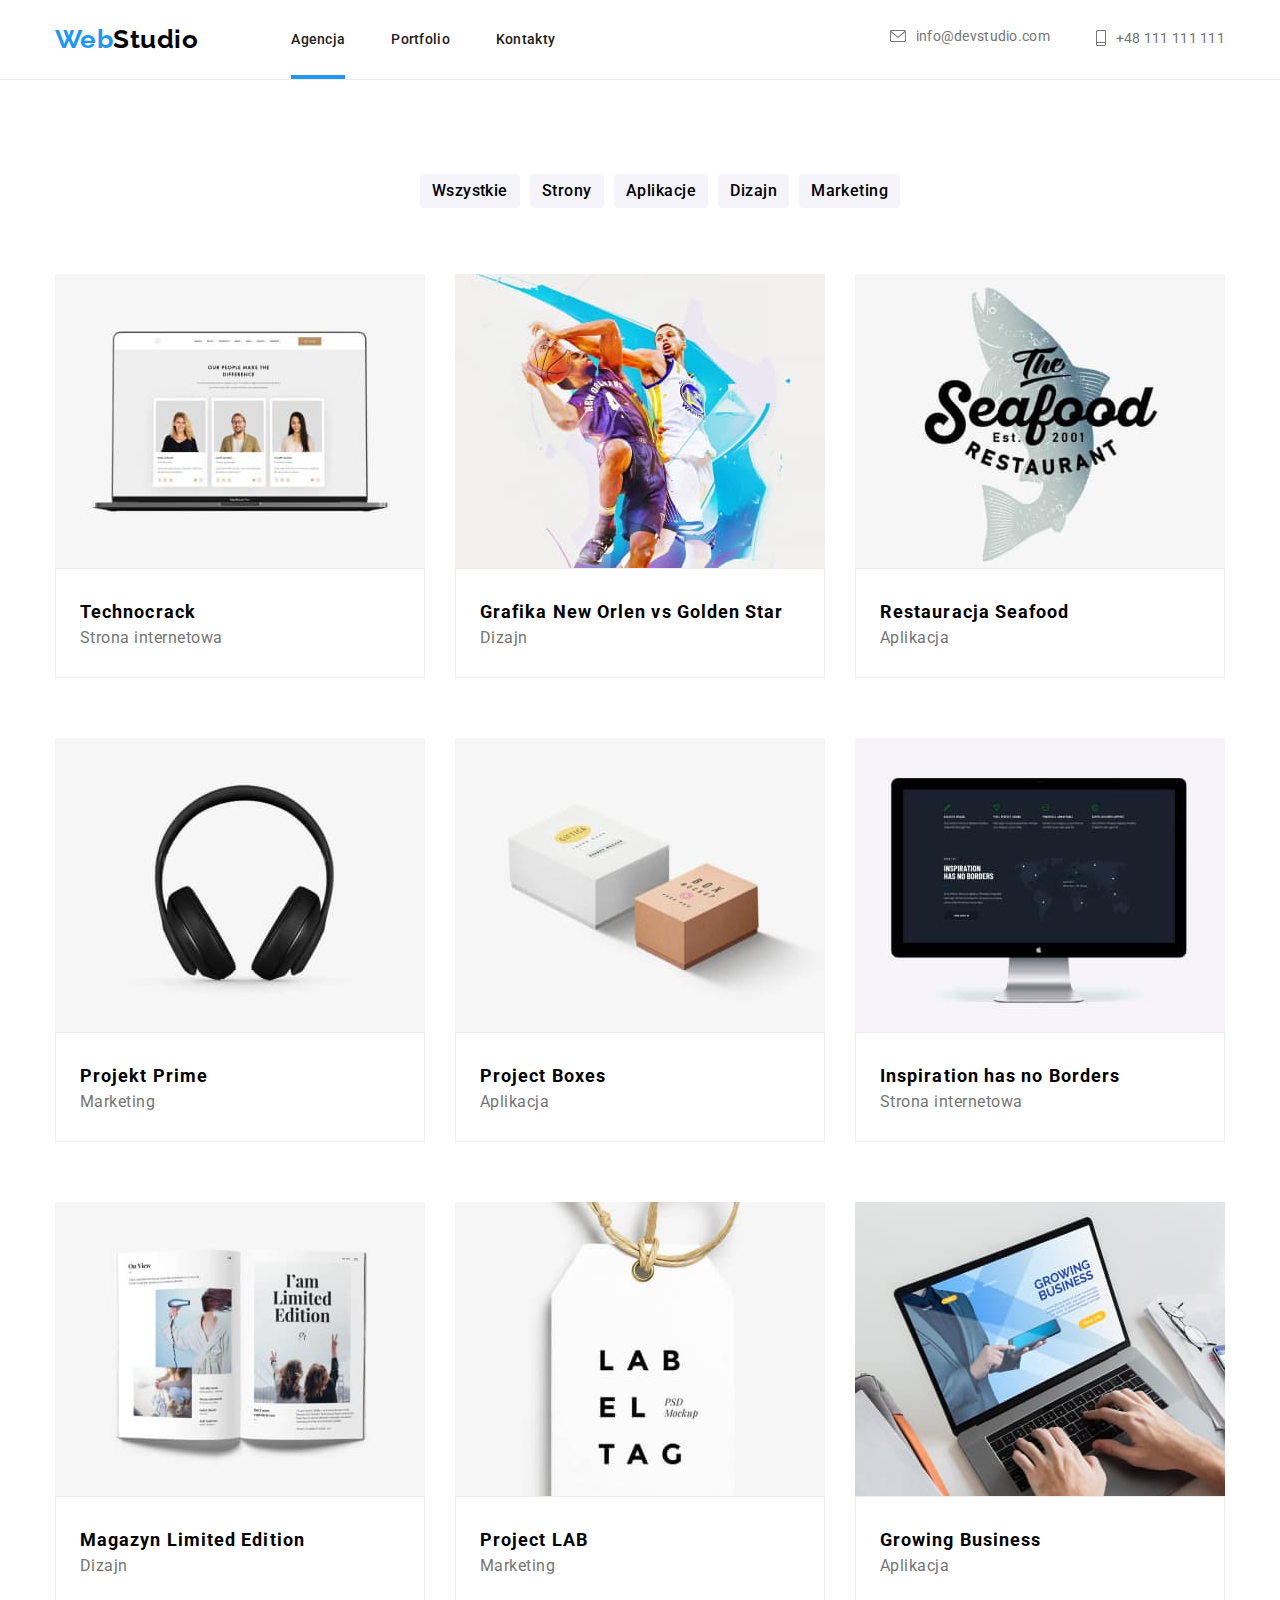
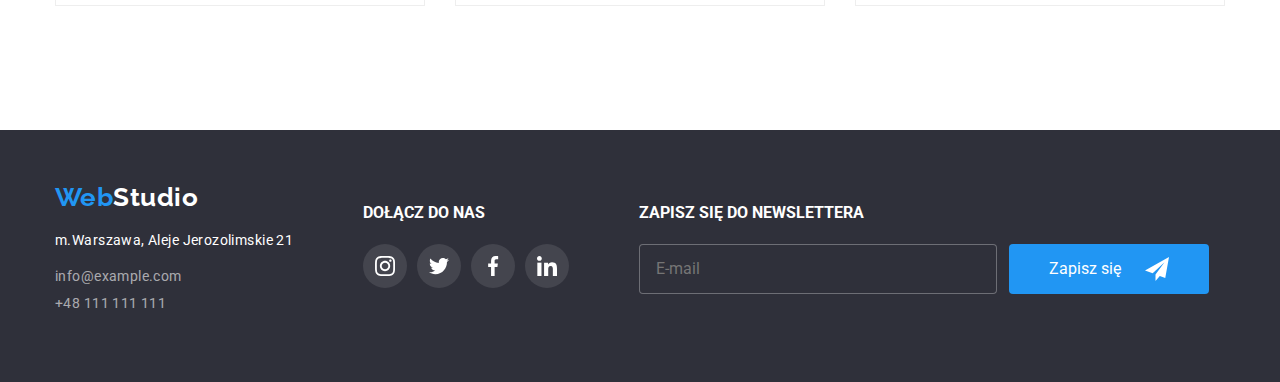
<file: portfolio.html>
<!DOCTYPE html>
<html lang="pl">
<head>
    <meta charset="UTF-8">
    <meta http-equiv="X-UA-Compatible" content="IE=edge">
    <meta name="viewport" content="width=device-width, initial-scale=1.0">
    <title>Portfolio</title>
    <link rel="stylesheet" href="https://cdnjs.cloudflare.com/ajax/libs/modern-normalize/1.0.0/modern-normalize.min.css"/>
    <!-- <link rel="stylesheet" href="./css/styles.css" /> -->
    <link rel="stylesheet" href="./sass/main.min.css" />
<link rel="preconnect" href="https://fonts.googleapis.com">
<link rel="preconnect" href="https://fonts.gstatic.com" crossorigin>
<link href="https://fonts.googleapis.com/css2?family=Raleway:wght@700&family=Roboto:wght@400;500;700;900&display=swap" rel="stylesheet">
</head>
<body>   
    <header>
        <section class="headcont">
            <div class="container">
                <div class="headdiv">
                    <div class="headdiv__div1">
                        <nav class="headdiv__nav1">
                            <a class="logoup nolink" href="./index.html">
                                <span class="logoup11">Web</span>
                                <span class="logoup12">Studio</span>
                            </a>
                            <ul>             
                                <li><a class="logoup2 nolink nolink-line" href="Agencja">Agencja</a></li>
                                <li><a class="logoup2 nolink" href="portfolio.html">Portfolio</a></li>
                                <li><a class="logoup2 nolink" href="kontakty">Kontakty</a></li>
                            </ul>
                        </nav>
                    </div>
                    <div class="headdiv__div2">
                        <nav class="headdiv__nav2">
                            <ul class="headdiv__nav2-list">
                                <li class="headdiv__nav2-listelement"><a class="logoup3 nolink" href="mailto:info@devstudio.com"><svg class="headdiv__nav2-svg" width="16" height="12"><use href="./images/icons.svg#icon-mail"></use></svg>info@devstudio.com</a></li>
                                <li class="headdiv__nav2-listelement"><a class="logoup3 nolink" href="tel:+48 111 111 111"><svg class="headdiv__nav2-svg" width="10" height="16"><use href="./images/icons.svg#icon-phone"></use></svg>+48 111 111 111</a></li>
                            </ul>
                        </nav>
                    </div>
                </div>
            </div>
        </section>
     </header>
     <main>
        <section>
            <div class="container">
                <div class="bsection">
                    <ul class="bsection__list">
                        <li><button class="bsection__list-btn" type="button">Wszystkie</button></li>
                        <li><button class="bsection__list-btn" type="button">Strony</button></li>
                        <li><button class="bsection__list-btn" type="button">Aplikacje</button></li>
                        <li><button class="bsection__list-btn" type="button">Dizajn</button></li>
                        <li><button class="bsection__list-btn" type="button">Marketing</button></li>
                    </ul>
                </div>
            </div>
        </section>
        <section>
            <div class="container">
                <div class="wrap">
                    <ul class="wrap__list">
                        <li class="wrap__list-element">
                            <div class="wrap__list-portimg">
                                <img src="images/imgP1.jpg" alt="1" width="370" height="294"/>
                                    <div class="wrap__list-overlay">
                                        <p class="wrap__list-overlay-p">
                                            Technocrack jest popularną platformą wykorzystywaną do 
                                            rozpowszechniania koronawirusa.
                                            Firmy wykorzystują tę platformę do 
                                            celów szpiegowskich i ataków na 
                                            niezabezpieczone serwery 
                                            konkurencji
                                        </p>
                                    </div>
                            </div>
                            <div class="wrap__list-wraptext">
                                <h3 class="wrap__list-wraptext-h3">Technocrack</h3>
                                <p class="wrap__list-wraptext-p">Strona internetowa</p>
                            </div>
                        </li>
                        <li class="wrap__list-element">
                            <div class="wrap__list-portimg">
                                <img src="images/imgP2.jpg" alt="2" width="370" height="294"/>
                                    <div class="wrap__list-overlay">
                                        <p class="wrap__list-overlay-p">
                                            Technocrack jest popularną platformą wykorzystywaną do 
                                            rozpowszechniania koronawirusa.
                                            Firmy wykorzystują tę platformę do 
                                            celów szpiegowskich i ataków na 
                                            niezabezpieczone serwery 
                                            konkurencji
                                        </p>
                                    </div>
                            </div>
                            <div class="wrap__list-wraptext">
                                <h3 class="wrap__list-wraptext-h3">Grafika New Orlen vs Golden Star</h3>
                                <p class="wrap__list-wraptext-p">Dizajn</p>
                            </div> 
                        </li>
                        <li class="wrap__list-element">
                            <div class="wrap__list-portimg">
                                <img src="images/imgP3.jpg" alt="3" width="370" height="294"/>
                                    <div class="wrap__list-overlay">
                                        <p class="wrap__list-overlay-p">
                                            Technocrack jest popularną platformą wykorzystywaną do 
                                            rozpowszechniania koronawirusa.
                                            Firmy wykorzystują tę platformę do 
                                            celów szpiegowskich i ataków na 
                                            niezabezpieczone serwery 
                                            konkurencji
                                        </p>
                                    </div>
                            </div>
                            <div class="wrap__list-wraptext">
                                <h3 class="wrap__list-wraptext-h3">Restauracja Seafood</h3>
                                <p class="wrap__list-wraptext-p">Aplikacja</p>
                            </div>
                        </li>
                        <li class="wrap__list-element">
                            <div class="wrap__list-portimg">
                                <img src="images/imgP4.jpg" alt="4" width="370" height="294"/>
                                    <div class="wrap__list-overlay">
                                        <p class="wrap__list-overlay-p">
                                            Technocrack jest popularną platformą wykorzystywaną do 
                                            rozpowszechniania koronawirusa.
                                            Firmy wykorzystują tę platformę do 
                                            celów szpiegowskich i ataków na 
                                            niezabezpieczone serwery 
                                            konkurencji
                                        </p>
                                    </div>
                            </div>
                            <div class="wrap__list-wraptext">
                                <h3 class="wrap__list-wraptext-h3">Projekt Prime</h3>
                                <p class="wrap__list-wraptext-p">Marketing</p>
                            </div>
                        </li>
                        <li class="wrap__list-element">
                            <div class="wrap__list-portimg">
                                <img src="images/imgP5.jpg" alt="5" width="370" height="294"/>
                                    <div class="wrap__list-overlay">
                                        <p class="wrap__list-overlay-p">
                                            Technocrack jest popularną platformą wykorzystywaną do 
                                            rozpowszechniania koronawirusa.
                                            Firmy wykorzystują tę platformę do 
                                            celów szpiegowskich i ataków na 
                                            niezabezpieczone serwery 
                                            konkurencji
                                        </p>
                                    </div>
                            </div>
                            <div class="wrap__list-wraptext">
                                <h3 class="wrap__list-wraptext-h3">Project Boxes</h3>
                                <p class="wrap__list-wraptext-p">Aplikacja</p>
                            </div>
                        </li>
                        <li class="wrap__list-element">
                            <div class="wrap__list-portimg">
                                <img src="images/imgP6.jpg" alt="6" width="370" height="294"/>
                                    <div class="wrap__list-overlay">
                                        <p class="wrap__list-overlay-p">
                                            Technocrack jest popularną platformą wykorzystywaną do 
                                            rozpowszechniania koronawirusa.
                                            Firmy wykorzystują tę platformę do 
                                            celów szpiegowskich i ataków na 
                                            niezabezpieczone serwery 
                                            konkurencji
                                        </p>
                                    </div>
                            </div>
                            <div class="wrap__list-wraptext">
                                <h3 class="wrap__list-wraptext-h3">Inspiration has no Borders</h3>
                                <p class="wrap__list-wraptext-p">Strona internetowa</p>
                            </div>
                        </li>
                        <li class="wrap__list-element">
                            <div class="wrap__list-portimg">
                                <img src="images/imgP7.jpg" alt="7" width="370" height="294"/>
                                    <div class="wrap__list-overlay">
                                        <p class="wrap__list-overlay-p">
                                            Technocrack jest popularną platformą wykorzystywaną do 
                                            rozpowszechniania koronawirusa.
                                            Firmy wykorzystują tę platformę do 
                                            celów szpiegowskich i ataków na 
                                            niezabezpieczone serwery 
                                            konkurencji
                                        </p>
                                    </div>
                            </div>
                            <div class="wrap__list-wraptext">
                                <h3 class="wrap__list-wraptext-h3">Magazyn Limited Edition</h3>
                                <p class="wrap__list-wraptext-p">Dizajn</p>
                            </div>
                        </li>
                        <li class="wrap__list-element">
                            <div class="wrap__list-portimg">
                                <img src="images/imgP8.jpg" alt="8" width="370" height="294"/>
                                    <div class="wrap__list-overlay">
                                        <p class="wrap__list-overlay-p">
                                            Technocrack jest popularną platformą wykorzystywaną do 
                                            rozpowszechniania koronawirusa.
                                            Firmy wykorzystują tę platformę do 
                                            celów szpiegowskich i ataków na 
                                            niezabezpieczone serwery 
                                            konkurencji
                                        </p>
                                    </div>
                            </div>
                            <div class="wrap__list-wraptext">
                                <h3 class="wrap__list-wraptext-h3">Project LAB</h3>
                                <p class="wrap__list-wraptext-p">Marketing</p>
                            </div>
                        </li>
                        <li class="wrap__list-element">
                            <div class="wrap__list-portimg">
                                <img src="images/imgP9.jpg" alt="9" width="370" height="294"/>
                                    <div class="wrap__list-overlay">
                                        <p class="wrap__list-overlay-p">
                                            Technocrack jest popularną platformą wykorzystywaną do 
                                            rozpowszechniania koronawirusa.
                                            Firmy wykorzystują tę platformę do 
                                            celów szpiegowskich i ataków na 
                                            niezabezpieczone serwery 
                                            konkurencji
                                        </p>
                                    </div>
                            </div>
                            <div class="wrap__list-wraptext">
                                <h3 class="wrap__list-wraptext-h3">Growing Business</h3>
                                <p class="wrap__list-wraptext-p">Aplikacja</p>
                            </div>
                        </li>
                    </ul>
                </div> 
            </div>
        </section>
     </main>
     <footer>
        <section class="footcont">
            <div class="container">
                <div class="footdiv">
                    <div class="footdiv__one">
                        <a class="logodown nolink" href="./index.html">
                            <span class="logodown11">Web</span>
                            <span class="logodown12">Studio</span>
                        </a>
                        <ul class="footdiv__one-list">
                            <li class="logodown2"><address><p class="downaddres nolink">m.Warszawa, Aleje Jerozolimskie 21</p></address></li>
                            <li class="logodown2"><a class="downkontakt nolink" href="mailto:info@example.com">info@example.com</a></li>
                            <li class="logodown2"><a class="downkontakt nolink" href="tel:+48 111 111 111">+48 111 111 111</a></li>
                        </ul>
                    </div>
                    <div class="footdiv__two">
                        <h4 class="footdiv__two-h4">dołącz do nas</h4>
                        <ul class="footdiv__two-list">
                            <li class="footdiv__two-listelement"><svg width="20" height="20"><use href="./images/icons.svg#icon-instagram2"></use></svg></li>
                            <li class="footdiv__two-listelement"><svg width="20" height="20"><use href="./images/icons.svg#icon-twitter2"></use></svg></li>
                            <li class="footdiv__two-listelement"><svg width="20" height="20"><use href="./images/icons.svg#icon-facebook2"></use></svg></li>
                            <li class="footdiv__two-listelement"><svg width="20" height="20"><use href="./images/icons.svg#icon-linkedin2"></use></svg></li>
                        </ul>
                    </div>
                    <div class="footdiv__thr">
                        <form class="footdiv__thr-form">
                            <h4 class="footdiv__thr-h4">zapisz się do newslettera</h4>
                            <fieldset class="footdiv__thr-fieldset">
                                <label class="footdiv__thr-label" for="name">zapisz się do newslettera</label>
                                <input class="footdiv__thr-input"
                                    type="text"
                                    placeholder="E-mail"
                                    id="name"
                                />
                                <button class="footdiv__thr-button">Zapisz się
                                    <svg class="footdiv__thr-btn-svg" width="24" height="24"><use href="./images/icons.svg#icon-icon-send"></use></svg>
                                </button>
                            </fieldset>
                        </form>
                    </div>
                </div>
            </div>
        </section>
     </footer>
</body>
</html>
</file>
<file: css/styles.css>
/* KOLORY  komponenty zasoby */
:root {
    --color1: rgba(175, 177, 184, 1);
    --color-blue: rgba(33, 150, 243, 1);
    --head-border: rgba(236, 236, 236, 1);
}


.container {
    margin: 0 auto;
    inline-size: 100%;
    max-inline-size: 1200px;
    padding: 0 15px;
}

                        /* HEADER  */


.nolink {
    /* komponenty */
    text-decoration: none;
    position: relative;
}
.nolink-line::after {
    /* komponenty */
    content:"";
    position: absolute;
    background-color: var(--color-blue);
    left: 0;
    width: 100%;
    height: 4px;
    bottom: -32px;

}
.headcont {
    /* background-color: aqua; */
    height: 80px;
    display: flex;
    align-items: center;
    border-bottom: solid 1px rgba(236, 236, 236, 1);
    
}
.headdiv {
    /* background-color: limegreen; */
    display: flex;
    justify-content: space-between;
    font-family: 'Roboto', sans-serif;
}

.headdiv ul {
    list-style: none;
    padding: 0;
    display: flex;
    gap: 46px;
    text-decoration: none;
}
/* .logohead {
    text-decoration: none;
}
.logoright {
    text-decoration: none;
} */

.headdiv__nav1 {
    /* modyfikator */
    display: flex;
    align-items: center;
    /* flex-direction: row; */
    /* align-items: baseline; */
    gap: 93px;
    
}
.headdiv__nav2 {
    /* modyfikator */
    /* background-color: darkslateblue; */
    
}
.headdiv__nav2-list {
    /* background-color: cornsilk; */
    /* display: flex; */
    justify-content: center;
    /* display: flex;
    display: inline-flex;
    justify-content: center;
    align-items: center; 
    margin-right: 10px; */
}
.headdiv__nav2-listelement {
    /* background-color: blue; */
    /* display: flex; */
    /* align-items: center; */
}
.headdiv__nav2-svg { 
    margin-right: 10px;
    fill: #757575;
    transition: 250ms;
    transition-timing-function: cubic-bezier(0.4, 0, 0.2, 1);
}
.headdiv__nav2-svg:hover{
    cursor: pointer; 
    fill: #2196F3;
    
}
.logoup {
    font-family: 'Raleway', sans-serif;
    font-size: 26px;
    font-weight: 700;
    letter-spacing: 0.03rem;
    display: flex;
}

.logoup11 {
    color: #2196F3;
}
.logoup12 {
    color: #000000;
}
.logoup2 {
    color: #212121;
    font-weight: 500;
    font-size: 14px;
    line-height: 0.875px;
    /* line-height: 16px; */
    letter-spacing: 0.02em;
    transition: 250ms;
    transition-timing-function: cubic-bezier(0.4, 0, 0.2, 1);
}
.logoup3 {
    /* background-color: darkgoldenrod; */
    color: #757575;
    font-size: 500;
    font-size: 14px;
    line-height: 0.875;
    /* line-height: 16px; */
    letter-spacing: 0.02em;
    display: flex;
    align-items: center;
    transition: 250ms;
    transition-timing-function: cubic-bezier(0.4, 0, 0.2, 1);
}
.logoup2:hover {
    color: #2196F3;
    
}
.logoup3:hover {
    color: #2196F3;
    /* transition: 250ms;
    transition-timing-function: cubic-bezier(0.4, 0, 0.2, 1); */
}
/* .nolink-mail { */
    /* display: flex; */

    /* background-color: darkseagreen; */
    /* gap: 30px; */
    /* position: relative; */
/* } */
/* .nolink-mail::after {
    background-color: darkred;
    width: 100%;
    height: 100%;
} */
/* .nolink-mail::before {
    content: url();
    position: absolute;
    width: 16px;
    height: 12px;
    background-image: url(/images/icons.svg#icon-envelope);
    fill:#000000;
    background-color: #757575;
} */


                        /* FOOTER  */



.footcont {
    height: 252px;
    background-color: #2F303A;
    display: flex;
    /* justify-content:left; */
    align-items: center;
}
.footdiv {
    font-family: 'Roboto', sans-serif;
    /* background-color: blueviolet; */
    display: flex;
    gap: 70px;
    

}

.footdiv__one {
    /* background-color: blanchedalmond; */
}
.logodown {
    font-family: 'Raleway', sans-serif;
    font-size: 26px;
    font-weight: 700;
    letter-spacing: 0.03rem;
    display: flex;
}

.logodown11 {
    color: #2196F3;
}
.logodown12 {
    color: #ffffff;
}
.footdiv__one-list {
    list-style: none;
    text-decoration: none;
    padding: 0;
}

.downaddres {
    color: #ffffff;
    font-style: normal;
    font-size: 14px;
    line-height: 1.71;
    /* line-height: 24px; */
    letter-spacing: 0.03em;

}
.downkontakt {
    color: rgba(255, 255, 255, 0.6);
    font-size: 14px;
    line-height: 0.583;
    /* line-height: 24px; */
    letter-spacing: 0.03em;

}
.logodown2 {
    transition: 250ms;
    transition-timing-function: cubic-bezier(0.4, 0, 0.2, 1);
    margin-top: 9px;
}
.logodown2:hover {
    color: #2196F3;

}


.footdiv__two {
    /* background-color: coral; */
}
.footdiv__two-h4 {
    text-transform: uppercase;
    color: #ffffff;
}
.footdiv__two-list {
    list-style: none;
    padding: 0;
    display: flex;
    gap: 10px;
}
.footdiv__two-listelement {
    width: 44px;
    height: 44px;
    display: flex;
    justify-content: center;   
    align-items: center; 
    /* padding: 14px; */
    /* border: 1px solid red; */
    border-radius: 50%;
    background-color: rgba(255, 255, 255, 0.1);
    transition: 250ms;
    transition-timing-function: cubic-bezier(0.4, 0, 0.2, 1);
}
.footdiv__two-listelement:hover {
    background-color: #2196F3;
    
}

/* .footdivtwo svg {
    
}
.footdown li {} */


.footdiv__thr {
    /* background-color: burlywood; */
    display: flex;
    /* align-items: center; */
}

.footdiv__thr-form {
    /* background-color: cyan; */
}
.footdiv__thr-h4 {
    text-transform: uppercase;
    color: #ffffff;
}
.footdiv__thr-fieldset {
    /* background-color: gold; */
    display: flex;
    margin: 0;
    padding: 0;
    border: 0;
    /* justify-content: center; */
    /* align-items: center; */
    /* flex-wrap: wrap; */
    /* flex-direction: column; */
    /* height: 100%; */


}
.footdiv__thr-label {
    /* background-color: hotpink; */
    text-transform: uppercase;
    color: #ffffff;
    /* font-family: 'Roboto', sans-serif; */
    font-family:inherit;
    /* margin-bottom: 20px; */
        /* display: flex;
    flex-direction: column; */   
    /* margin-top: 40px; */
    /* position: absolute;
    top: 300px; */
    display: none;
}



.footdiv__thr-input {
    /* margin-top: 20px; */
    width: 358px;
    height: 50px;
    border-radius: 4px;
    border: solid 1px rgba(255, 255, 255, 0.3);
    /* border-color: aqua; */
    background-color: #2F303A;
    color: #ffffff;
    padding-left: 16px;
}

.footdiv__thr-button {
    width: 200px;
    height: 50px;
    background-color: rgba(33, 150, 243, 1);
    color: rgba(255, 255, 255, 1);
    font-weight: 700px;
    font-size: 16px;
    line-height: 0.53;
    border-radius: 4px;
    border: 0;
    margin-left: 12px;
    /* position: relative; */
    display: flex;
    /* justify-content:space-around; */
    align-items: center;
    justify-content: center;
    cursor: pointer;

}
.footdiv__thr-btn-svg {
    fill: #ffffff;
    margin-left: 24px;
}



                        /* MAIN  */

                        /* SEKCJA 1 */
/* cover  */
.cover {
    /* background-color: dimgray; */
    background: #2F303A;
    background-image: url(./../images/imgback.jpg);
    background-size: cover;
    background-repeat: no-repeat;
    /* background-color: rgba(47, 48, 58, 1); */
    height: 600px;
    display: flex;
    align-items: center;
    justify-content: center;
}


.cover__div  {
    font-family: 'Roboto', sans-serif;
    text-align: center;
    align-items: center;
}


                        /* DIVBOX  */



.cover__divbox {
    /* align-items: center; */
    /* font-family: 'Roboto', sans-serif; */
    /* max-width: 696px; */
}
.cover__divbox-h1 {

    text-transform: uppercase;
    letter-spacing: 0.25rem;
    /* line-height: 60px; */
    font-size: 44px;
    line-height: 1.36;
    color: #FFFFFF; 
    margin: 0 auto 30px auto;
    max-inline-size: 696px;
}
.cover__divbox-button {
    font-size: 16px;
    font-weight: 700;
    color:#FFFFFF;
    background-color: #2196F3;
    cursor: pointer;
    padding: 10px 41px;
    border-radius: 4px;  
    border: none;
    letter-spacing: 0.03em;
    font-family: inherit;
    line-height:1.875;
}



                /* end of DIVBOX  */



             /* MODAL  */
             /* modal construction  */
.backdrop {
    position: fixed;
    left: 0;
    top: 0;
    width: 100%;
    height: 100%;
    background-color: rgba(0 0 0/ .2 );
    transition: transform 0.25s;
    display: flex;

}
.is-hidden {
    /* display: none; */
    transform: translateX(-100%);
}
            /* end modal construction  */



.cover__modal-div {
    font-family: 'Roboto', sans-serif;
    width: 528px;
    height: 581px;
    border-radius: 4px;
    background-color: #ffffff;
    margin: auto;
    position: relative;

}
.cover__modal-btn-close {
    cursor: pointer;
    width: 30px;
    height: 30px;
    border-radius: 50%;
    background-color: #ffffff;
    border-color: rgba(0, 0, 0, 0.1);
    position: absolute;
    right: 8px;
    top: 8px;
    
}

.cover__modal-head {
    /* background-color: burlywood; */
    margin-top: 40px;
    display: flex;
    justify-content: center;
}
.cover__modal-head-h2 {
    font-size: 20px;
    line-height: 0.85;
    color: rgba(33, 33, 33, 1);
    font-family: inherit;
    margin-bottom: 30px;
}


.cover__modal-fieldset1 {
    /* background-color: chocolate; */
    /* border-color: var(--color-blue); */
    border-color: rgba(33, 33, 33, 0.2);
    border-radius: 4px;
    margin: 0;
    padding: 0;
    width: 448px;
    height: 40px;
    display: flex;
    align-items: center;
    position: relative;
    margin-bottom: 28px;
    
}
.cover__modal-label1 {
    /* background-color: darkorange; */
    position: absolute;
    top: -16px;
    font-size: 12px;
    color: 
    rgba(117, 117, 117, 1);
    font-family: inherit;
    font-size: 12px;
    line-height: 0.85;
}
.cover__modal-svg1 {
    margin-left: 15px;
}
.cover__modal-input1 {
    margin-left: 15px;
    width: 380px;
    height: 16px;
    /* background-color: cadetblue; */
    /* border-radius: 4px; */
    /* border-color: goldenrod; */
    border: 0;
    color: rgba(117, 117, 117, 1);
}





.cover__modal-fieldset2 {
    /* background-color: rgb(30, 57, 210); */
    /* border-color: var(--color-blue); */
    border-color: rgba(33, 33, 33, 0.2);
    border-radius: 4px;
    margin: 0;
    padding: 0;
    width: 448px;
    height: 120px;
    display: flex;
    align-items: center;
    position: relative;
}

.cover__modal-input2 {
    font-size: 12px;
    width: 416px;
    height: 96px;
    margin-left: 15px;
    border: 0;
    /* width: 150px;
    height: 16px; */
    /* border-radius: 4px; */
    /* border-color: goldenrod; */
}
.cover__modal-input2::placeholder {
    color: rgba(117, 117, 117, 0.5);
    position: absolute;
}





                    /* modal 3 checkbox  */







.cover__modal-fieldset3 {
    /* background-color: blueviolet; */
    border: 0;
    /* display: flex; */
    /* justify-content: center; */
    /* text-align: center; */
    /* align-items: baseline; */
}

.cover__modal-label3 {
    /* background-color: firebrick; */
    /* display: none; */
    display: flex;
    /* flex-direction: row; */
    justify-content: center;
    /* text-align: center; */
    align-items: baseline;
}

.cover__modal-input3 {
    width: 16px;
    height: 15px;
    border-radius: 2px;
    /* box-sizing: border-box; */
    /* background-color: #212121; */
    background: rgba(33, 33, 33, 1);
    border: 1px solid #212121;
    fill: #ffffff;
    /* cursor: pointer; */
    /* display: none; */
    position: absolute;
    opacity: 0;
}

.cover__modal-checkbox-bg {
    /* background: #ffffff; */
    cursor: pointer;
    fill: #ffffff;
    display: flex;
    width: 16px;
    height: 15px;
    border-radius: 2px;
    border: 1px solid #212121;
    /* border: 1px solid #212121; */
    /* display: none; */
    /* background-color: chartreuse; */

    /* width: 16px;
    height: 15px;
    border-radius: 2px;
    background: rgba(33, 33, 33, 1);
    border: 1px solid #212121;
    fill: #ffffff;
    cursor: pointer; */
}
.sec1__modal-input3 + .sec1__modal-checkbox-bg {
    
    /* position:absolute;
    width: 16px;
    height: 15px;
    left: 70px;
    bottom: 120px; */
    /* background-color: chartreuse; */
}
.cover__modal-input3:checked + .cover__modal-checkbox-bg {
    /* display: inline; */
    width: 16px;
    height: 15px;
    fill: #ffffff;
    background-color: #2196F3;
    border: 0;
    
}
.sec1__modal-svg3 {
    /* fill: crimson; */

}

/* .sec1__modal-input3::after {
    content: url(/images/icons.svg#icon-checkvalid);
    fill: #000000;
    background-color: #abcdef;
    width: 16px;
    height: 15px;
    border: 1px solid red;
} */
/* .sec1__modal-input3:checked {
    background-image: url(./../images/icons.svg#checkvalid);
    background-color: brown;
} */
/* .sec1__modal-input3 + .sec1__modal-svg3 {
    cursor: pointer;
    border: 1px solid #212121;
    fill: #ffffff;
    width: 16px;
    height: 15px;
    border-radius: 2px;
} */







/* .sec1__modal-input3:checked + .sec1__modal-svg3 {
    
    background-color: #2196F3;
    border: none;
} */


/* .sec1__modal-svg3 {
    border: 1px solid #212121;
    border-radius: 2px;
    background-color: #ffffff;
    fill: none;
    cursor: pointer;
    transition: 250ms;
    transition-timing-function: cubic-bezier(0.4, 0, 0.2, 1);

} */

/* .sec1__modal-svg3:checked {
    background-color: #2196F3;
    fill: #ffffff;
    border: none;
} */





                /* end of modal 3 checkbox  */
 





.cover__modal-p3 {
    /* background-color: burlywood; */
    margin: 20px 0 30px 9px;
    /* margin-left: 9px;
    margin-top: 20px; */
    font-size: 14px;
    color: rgba(117, 117, 117, 1);
    font-family: 'Roboto', sans-serif;
    font-size: 14px;
    line-height: 0.58;

}
.cover__modal-link{
    color: rgba(33, 150, 243, 1);
    font-family: inherit;
    
}
.cover__modal-fieldset4 {
    border: 0;
}
.cover__modal-fieldset4-btn {
    width: 200px;
    height: 50px;
    /* margin-bottom: 40px; */
    border: none;
    border-radius: 4px;
    font-family: inherit;
    font-weight: 700;
    font-size: 16px;
    line-height: 0.53;
    background-color: rgba(33, 150, 243, 1);
    color: #ffffff;
    box-shadow: 0px 4px 4px rgba(0, 0, 0, 0.15);
    cursor: pointer;
}



/* .fieldset-thr-btn:hover {
    transition: 250ms;
    transition-timing-function: cubic-bezier(0.4, 0, 0.2, 1);
} */



/* .thr-input-svg2:hover {
    background-color: #2196F3;
    fill: #ffffff;
    border: none;
} */






                        /* SEKCJA 2 */



/* skills  */


.skills {
    /* background-color: beige; */
    display: flex;
    justify-content: center;
    align-items: center;
    margin-top: 94px;
    /* margin-bottom: 94px; */
}
.skills__div {
    font-family: 'Roboto', sans-serif;
    /* display: block; */
    
}
.skills__div-h2 {
    display: none;

}
.skills__div-list {
    /* background-color: #486548; */
    list-style: none;
    display: flex;
    padding: 0;
    gap: 30px;
}

.skills__box {
    /* background-color: #254721; */
    display: flex;
    justify-content: center;
    align-items: center;
    width: 270px;
    height: 120px;
    background: #F5F4FA;
    border-radius: 4px;
}
.skills__box-h3 {
    color: #212121;
    font-size:14px;
    line-height: 0.875;
    /* line-height: 16px; */
    letter-spacing: 0.03em;
    text-transform: uppercase;
    /* margin-block-end: 10px; */
}
.skills__box-p {
    color: #757575;
    font-size: 14px;
    letter-spacing: 0.03em;

}






                        /* SEKCJA 3 */

/* offer  */

.offer {
    margin-top: 94px;
    /* background-color:darkgrey; */
    display: flex;
    justify-content: center;
}
.offer__div {
    /* background-color: gold; */
    font-family: 'Roboto', sans-serif;
    text-align: center;
}
.offer__div-h2 {
    font-size: 36px;
    /* line-height: 42px; */
    line-height: 0.857;
    letter-spacing: 0.03em;
    margin-block-end: 50px;
}
.offer__div-list {
    list-style: none;
    display: flex;
    justify-content: center;
    gap: 30px;
    padding: 0;
    margin-bottom: 94px;
}
.offer__div-img {
    position: relative;
}
.offer__divfoot {
    /* background-color: darksalmon; */
    background-color: rgba(47, 48, 58, 0.8);
    width: 370px;
    height: 70px;
    position: absolute;
    /* z-index: 1; */
    top: 1455px;
    display: flex;
    align-items: center;
    justify-content: center;
}
.offer__divfoot-h3 {
    color: rgba(255, 255, 255, 1);
    text-transform: uppercase;
    font-size: 14px;
    line-height: 0.85;
}




                        /* SEKCJA 4 */

/* squad  */

.squad {
    /* background-color: blanchedalmond; */
    background: #F5F4FA;
    display: flex;
    justify-content: center;
    align-items: center;
    height: 648px;
}

.squad__teamdiv {
    /* margin-block: 94px; */
    /* background-color: rgb(121, 45, 45); */
    font-family: 'Roboto', sans-serif;
}
.squad__teamdiv-h2 {
    text-align: center;
    font-size: 36px;
    line-height: 0.857;
    /* line-height: 42px; */
    letter-spacing: 0.03em;
    margin-block-end: 50px;
}

.squad__teamdiv-list {
    gap: 30px;
    list-style: none;
    display: flex;
    justify-content: center;
    padding: 0;
}

.squad__teamdiv-listelement{
    box-shadow: 0px 1px 3px rgba(0, 0, 0, 0.12), 0px 1px 1px rgba(0, 0, 0, 0.14), 0px 2px 1px rgba(0, 0, 0, 0.2);
    border-radius: 0px 0px 4px 4px;
    background-color: #ffffff;
    text-align: center;
}

.squad__teamdiv-h3 {
    font-size: 16px;
    line-height: 0.842;
    /* line-height: 19px; */
    letter-spacing: 0.03em;
    padding-top: 30px;
    padding-bottom: 10px;
}
.squad__teamdiv-p {
    font-size: 16px;
    line-height: 0.842;
    /* line-height: 19px; */
    letter-spacing: 0.03em;
    color:#757575;
    padding-bottom: 16px;
}

.squad__teamlist {
    /* background-color: cadetblue; */
    margin-bottom: 30px; 
    gap: 10px;
    list-style: none;
    display: flex;
    justify-content: center;
    padding: 0;
}
.squad__teamlist-element {
    /* border: 1px solid rgb(152, 146, 158); */
    /* background-color: crimson; */
    border-radius: 50%;
    width: 44px;
    height: 44px;
    display: flex;
    justify-content: center;
    align-items: center;
    /* padding: 14px; */
    box-shadow: none;
    fill: #AFB1B8;
    transition: 250ms;
    transition-timing-function: cubic-bezier(0.4, 0, 0.2, 1);
    }
.squad__teamlist-element:hover {
    background-color: #2196F3;
    fill: #ffffff;
    
}
/* .sec4__teamlist-svg:hover {
    fill: #ffffff;
}  */
/* .sec4__teamlist-svg {
    fill: #AFB1B8;
} */
/* .teamdivsvg svg:hover {
    fill: #FFFFFF;
    fill: blueviolet;
} */










                        /* SEKCJA 5 */


                        /* customers   */
.customers {
    /* background-color: aquamarine; */
    font-family: 'Roboto', sans-serif;
    /* height: 350px; */
    display: flex;
    justify-content: center;
    align-items: center;
}
.customers__div {
    /* background-color: azure; */
    text-align: center;
    margin: 94px 0;
}
.customers__div-h2 {
    font-size: 36px;
}
.customers__div-list {
    /* background-color: bisque; */
    list-style: none;
    padding: 0;
    display: flex;
    justify-content: space-between;
}
.customers__list-element {
    border:1px solid #AFB1B8;
    fill: #AFB1B8;
    transition: 250ms;
    transition-timing-function: cubic-bezier(0.4, 0, 0.2, 1);
}
.customers__list-element:hover {
    border: solid 1px #2196F3;
    fill: var(--color-blue);
    /* fill: #2196f3; */
   

}





                            /* PORTFOLIO  */


                            /* SEKCJA 1  */


/* .booooo
.opppp
.ppppppppppp
.lllllllll */


.bsection {
    font-family: 'Roboto', sans-serif;

}
.bsection__list {
    display: flex;
    justify-content: center;
    gap: 10px;
    list-style: none;
    /* padding-block-start: 80px;
    padding-block-end: 20px; */
    margin-top: 94px;
    margin-bottom: 50px;
}
.bsection__list-btn {
    font-weight: 500;
    cursor: pointer;
    background-color: #F5F4FA;
    padding: 12px;
    border-radius: 4px;  
    border: none;
    letter-spacing: 0.03em;
    font-family: inherit;
    font-size: 16px;
    line-height: 0.615;
    /* line-height: 26px; */
    transition: 250ms;
    transition-timing-function: cubic-bezier(0.4, 0, 0.2, 1);
}
.bsection__list-btn:hover {
    
    background-color: #2196F3;
    color: #FFFFFF;
}
.bsection__list-btn:focus {
    box-shadow: 0px 3px 1px rgba(0, 0, 0, 0.1), 0px 1px 2px rgba(0, 0, 0, 0.08), 0px 2px 2px rgba(0, 0, 0, 0.12);
}



                                /* SEKCJA 2  */
.wrap {
    /* background-color: antiquewhite; */
    display: flex;
    font-family: 'Roboto', sans-serif;
}
.wrap__list {
    display: flex;
    flex-wrap: wrap;
    margin-bottom: 94px;
    list-style: none;
    padding: 0;
    gap: 30px;
}
.wrap__list-element {
    flex-basis: calc(100%/3);
    margin-bottom: 30px;
    max-width: 370px;        

}
.wrap__list-element:hover {
    box-shadow: 0px 1px 1px rgba(0, 0, 0, 0.12), 0px 4px 4px rgba(0, 0, 0, 0.06), 1px 4px 6px rgba(0, 0, 0, 0.16);
}
.wrap__list-portimg {
    position: relative;
    width: 370px;
    height: 294px;
    overflow: hidden;
}
.wrap__list-portimg:hover .wrap__list-overlay {
    transform: translatey(0);
    background-color: rgba(33, 150, 243, 0.9);
    /* background-color: blueviolet; */
}                     
.wrap__list-wraptext {
    background-color: #ffffff;
    border: 1px solid #EEEEEE;
    width: 370px;
    height: 110px;
    padding: 20px 24px 20px 24px;
}
.wrap__list-wraptext-h3 {
    /* margin-inline-start: 30px; */
    font-size: 18px;
    /* line-height: 36px; */
    line-height: 0.5;
    letter-spacing: 0.06em;
    /* margin-bottom: 4px; */
}
.wrap__list-wraptext-p {
    /* margin-inline-start: 30px; */
    color: #757575;
    font-size: 16px;
    line-height: 0.533;
    /* line-height: 30px; */
    letter-spacing: 0.03em;
}

.wrap__list-overlay {
    position: absolute;
  top: 0;
  left: 0;
  /* width: 370px;
  height: 294px; */
  padding: 49px 45px 49px 24px;

  transform: translatey(100%);
  /* transition: transform 5s ease; */
  transition: 250ms;
  transition-timing-function: cubic-bezier(0.4, 0, 0.2, 1);
}
.wrap__list-overlay-p {
    font-size: 18px;
    font-family: 'Roboto', sans-serif;
    line-height: 1.55;
    color: #ffffff;
    margin:auto;
    

}
</file>
<file: sass/main.min.css>
/* KOLORY  komponenty zasoby */
:root {
  --color1: rgba(175, 177, 184, 1);
  --color-blue: rgba(33, 150, 243, 1);
  --head-border: rgba(236, 236, 236, 1);
}

.container {
  margin: 0 auto;
  inline-size: 100%;
  max-inline-size: 1200px;
  padding: 0 15px;
}

.footcont {
  height: 252px;
  background-color: #2F303A;
  display: flex;
  /* justify-content:left; */
  align-items: center;
}

.footdiv {
  font-family: "Roboto", sans-serif;
  /* background-color: blueviolet; */
  display: flex;
  gap: 70px;
}

.footdiv__one {
  /* background-color: blanchedalmond; */
}

.logodown {
  font-family: "Raleway", sans-serif;
  font-size: 26px;
  font-weight: 700;
  letter-spacing: 0.03rem;
  display: flex;
}

.logodown11 {
  color: #2196F3;
}

.logodown12 {
  color: #ffffff;
}

.footdiv__one-list {
  list-style: none;
  text-decoration: none;
  padding: 0;
}

.downaddres {
  color: #ffffff;
  font-style: normal;
  font-size: 14px;
  line-height: 1.71;
  /* line-height: 24px; */
  letter-spacing: 0.03em;
}

.downkontakt {
  color: rgba(255, 255, 255, 0.6);
  font-size: 14px;
  line-height: 0.583;
  /* line-height: 24px; */
  letter-spacing: 0.03em;
}

.logodown2 {
  transition: 250ms;
  transition-timing-function: cubic-bezier(0.4, 0, 0.2, 1);
  margin-top: 9px;
}

.logodown2:hover {
  color: #2196F3;
}

.footdiv__two {
  /* background-color: coral; */
}

.footdiv__two-h4 {
  text-transform: uppercase;
  color: #ffffff;
}

.footdiv__two-list {
  list-style: none;
  padding: 0;
  display: flex;
  gap: 10px;
}

.footdiv__two-listelement {
  width: 44px;
  height: 44px;
  display: flex;
  justify-content: center;
  align-items: center;
  /* padding: 14px; */
  /* border: 1px solid red; */
  border-radius: 50%;
  background-color: rgba(255, 255, 255, 0.1);
  transition: 250ms;
  transition-timing-function: cubic-bezier(0.4, 0, 0.2, 1);
}

.footdiv__two-listelement:hover {
  background-color: #2196F3;
}

.footdiv__thr {
  /* background-color: burlywood; */
  display: flex;
  /* align-items: center; */
}

.footdiv__thr-form {
  /* background-color: cyan; */
}

.footdiv__thr-h4 {
  text-transform: uppercase;
  color: #ffffff;
}

.footdiv__thr-fieldset {
  /* background-color: gold; */
  display: flex;
  margin: 0;
  padding: 0;
  border: 0;
  /* justify-content: center; */
  /* align-items: center; */
  /* flex-wrap: wrap; */
  /* flex-direction: column; */
  /* height: 100%; */
}

.footdiv__thr-label {
  /* background-color: hotpink; */
  text-transform: uppercase;
  color: #ffffff;
  /* font-family: 'Roboto', sans-serif; */
  font-family: inherit;
  /* margin-bottom: 20px; */
  /* display: flex;
  flex-direction: column; */
  /* margin-top: 40px; */
  /* position: absolute;
  top: 300px; */
  display: none;
}

.footdiv__thr-input {
  /* margin-top: 20px; */
  width: 358px;
  height: 50px;
  border-radius: 4px;
  border: solid 1px rgba(255, 255, 255, 0.3);
  /* border-color: aqua; */
  background-color: #2F303A;
  color: #ffffff;
  padding-left: 16px;
}

.footdiv__thr-button {
  width: 200px;
  height: 50px;
  background-color: rgb(33, 150, 243);
  color: rgb(255, 255, 255);
  font-weight: 700px;
  font-size: 16px;
  line-height: 0.53;
  border-radius: 4px;
  border: 0;
  margin-left: 12px;
  /* position: relative; */
  display: flex;
  /* justify-content:space-around; */
  align-items: center;
  justify-content: center;
  cursor: pointer;
}

.footdiv__thr-btn-svg {
  fill: #ffffff;
  margin-left: 24px;
}

.nolink {
  /* komponenty */
  text-decoration: none;
  position: relative;
}

.nolink-line::after {
  /* komponenty */
  content: "";
  position: absolute;
  background-color: var(--color-blue);
  left: 0;
  width: 100%;
  height: 4px;
  bottom: -32px;
}

.headcont {
  /* background-color: aqua; */
  height: 80px;
  display: flex;
  align-items: center;
  border-bottom: solid 1px rgb(236, 236, 236);
}

.headdiv {
  /* background-color: limegreen; */
  display: flex;
  justify-content: space-between;
  font-family: "Roboto", sans-serif;
}

.headdiv ul {
  list-style: none;
  padding: 0;
  display: flex;
  gap: 46px;
  text-decoration: none;
}

.headdiv__nav1 {
  /* modyfikator */
  display: flex;
  align-items: center;
  /* flex-direction: row; */
  /* align-items: baseline; */
  gap: 93px;
}

.headdiv__nav2 {
  /* modyfikator */
  /* background-color: darkslateblue; */
}

.headdiv__nav2-list {
  /* background-color: cornsilk; */
  /* display: flex; */
  justify-content: center;
  /* display: flex;
  display: inline-flex;
  justify-content: center;
  align-items: center; 
  margin-right: 10px; */
}

.headdiv__nav2-listelement {
  /* background-color: blue; */
  /* display: flex; */
  /* align-items: center; */
}

.headdiv__nav2-svg {
  margin-right: 10px;
  fill: #757575;
  transition: 250ms;
  transition-timing-function: cubic-bezier(0.4, 0, 0.2, 1);
}

.headdiv__nav2-svg:hover {
  cursor: pointer;
  fill: #2196F3;
}

.logoup {
  font-family: "Raleway", sans-serif;
  font-size: 26px;
  font-weight: 700;
  letter-spacing: 0.03rem;
  display: flex;
}

.logoup11 {
  color: #2196F3;
}

.logoup12 {
  color: #000000;
}

.logoup2 {
  color: #212121;
  font-weight: 500;
  font-size: 14px;
  line-height: 0.875px;
  /* line-height: 16px; */
  letter-spacing: 0.02em;
  transition: 250ms;
  transition-timing-function: cubic-bezier(0.4, 0, 0.2, 1);
}

.logoup3 {
  /* background-color: darkgoldenrod; */
  color: #757575;
  font-size: 500;
  font-size: 14px;
  line-height: 0.875;
  /* line-height: 16px; */
  letter-spacing: 0.02em;
  display: flex;
  align-items: center;
  transition: 250ms;
  transition-timing-function: cubic-bezier(0.4, 0, 0.2, 1);
}

.logoup2:hover {
  color: #2196F3;
}

.logoup3:hover {
  color: #2196F3;
  /* transition: 250ms;
  transition-timing-function: cubic-bezier(0.4, 0, 0.2, 1); */
}

.cover {
  /* background-color: dimgray; */
  background: #2F303A;
  background-image: url(./../images/imgback.jpg);
  background-size: cover;
  background-repeat: no-repeat;
  /* background-color: rgba(47, 48, 58, 1); */
  height: 600px;
  display: flex;
  align-items: center;
  justify-content: center;
}

.cover__div {
  font-family: "Roboto", sans-serif;
  text-align: center;
  align-items: center;
}

.cover__divbox {
  /* align-items: center; */
  /* font-family: 'Roboto', sans-serif; */
  /* max-width: 696px; */
}

.cover__divbox-h1 {
  text-transform: uppercase;
  letter-spacing: 0.25rem;
  /* line-height: 60px; */
  font-size: 44px;
  line-height: 1.36;
  color: #FFFFFF;
  margin: 0 auto 30px auto;
  max-inline-size: 696px;
}

.cover__divbox-button {
  font-size: 16px;
  font-weight: 700;
  color: #FFFFFF;
  background-color: #2196F3;
  cursor: pointer;
  padding: 10px 41px;
  border-radius: 4px;
  border: none;
  letter-spacing: 0.03em;
  font-family: inherit;
  line-height: 1.875;
}

.backdrop {
  position: fixed;
  left: 0;
  top: 0;
  width: 100%;
  height: 100%;
  background-color: rgba(0, 0, 0, 0.2);
  transition: transform 0.25s;
  display: flex;
}

.is-hidden {
  /* display: none; */
  transform: translateX(-100%);
}

.cover__modal-div {
  font-family: "Roboto", sans-serif;
  width: 528px;
  height: 581px;
  border-radius: 4px;
  background-color: #ffffff;
  margin: auto;
  position: relative;
}

.cover__modal-btn-close {
  cursor: pointer;
  width: 30px;
  height: 30px;
  border-radius: 50%;
  background-color: #ffffff;
  border-color: rgba(0, 0, 0, 0.1);
  position: absolute;
  right: 8px;
  top: 8px;
}

.cover__modal-head {
  /* background-color: burlywood; */
  margin-top: 40px;
  display: flex;
  justify-content: center;
}

.cover__modal-head-h2 {
  font-size: 20px;
  line-height: 0.85;
  color: rgb(33, 33, 33);
  font-family: inherit;
  margin-bottom: 30px;
}

.cover__modal-fieldset1 {
  /* background-color: chocolate; */
  /* border-color: var(--color-blue); */
  border-color: rgba(33, 33, 33, 0.2);
  border-radius: 4px;
  margin: 0;
  padding: 0;
  width: 448px;
  height: 40px;
  display: flex;
  align-items: center;
  position: relative;
  margin-bottom: 28px;
}

.cover__modal-label1 {
  /* background-color: darkorange; */
  position: absolute;
  top: -16px;
  font-size: 12px;
  color: rgb(117, 117, 117);
  font-family: inherit;
  font-size: 12px;
  line-height: 0.85;
}

.cover__modal-svg1 {
  margin-left: 15px;
}

.cover__modal-input1 {
  margin-left: 15px;
  width: 380px;
  height: 16px;
  /* background-color: cadetblue; */
  /* border-radius: 4px; */
  /* border-color: goldenrod; */
  border: 0;
  color: rgb(117, 117, 117);
}

.cover__modal-fieldset2 {
  /* background-color: rgb(30, 57, 210); */
  /* border-color: var(--color-blue); */
  border-color: rgba(33, 33, 33, 0.2);
  border-radius: 4px;
  margin: 0;
  padding: 0;
  width: 448px;
  height: 120px;
  display: flex;
  align-items: center;
  position: relative;
}

.cover__modal-input2 {
  font-size: 12px;
  width: 416px;
  height: 96px;
  margin-left: 15px;
  border: 0;
  /* width: 150px;
  height: 16px; */
  /* border-radius: 4px; */
  /* border-color: goldenrod; */
}

.cover__modal-input2::-moz-placeholder {
  color: rgba(117, 117, 117, 0.5);
  position: absolute;
}

.cover__modal-input2:-ms-input-placeholder {
  color: rgba(117, 117, 117, 0.5);
  position: absolute;
}

.cover__modal-input2::placeholder {
  color: rgba(117, 117, 117, 0.5);
  position: absolute;
}

/* modal 3 checkbox  */
.cover__modal-fieldset3 {
  /* background-color: blueviolet; */
  border: 0;
  /* display: flex; */
  /* justify-content: center; */
  /* text-align: center; */
  /* align-items: baseline; */
}

.cover__modal-label3 {
  /* background-color: firebrick; */
  /* display: none; */
  display: flex;
  /* flex-direction: row; */
  justify-content: center;
  /* text-align: center; */
  align-items: baseline;
}

.cover__modal-input3 {
  width: 16px;
  height: 15px;
  border-radius: 2px;
  /* box-sizing: border-box; */
  /* background-color: #212121; */
  background: rgb(33, 33, 33);
  border: 1px solid #212121;
  fill: #ffffff;
  /* cursor: pointer; */
  /* display: none; */
  position: absolute;
  opacity: 0;
}

.cover__modal-checkbox-bg {
  /* background: #ffffff; */
  cursor: pointer;
  fill: #ffffff;
  display: flex;
  width: 16px;
  height: 15px;
  border-radius: 2px;
  border: 1px solid #212121;
}

.cover__modal-input3:checked + .cover__modal-checkbox-bg {
  /* display: inline; */
  width: 16px;
  height: 15px;
  fill: #ffffff;
  background-color: #2196F3;
  border: 0;
}

/* end of modal 3 checkbox  */
.cover__modal-p3 {
  /* background-color: burlywood; */
  margin: 20px 0 30px 9px;
  /* margin-left: 9px;
  margin-top: 20px; */
  font-size: 14px;
  color: rgb(117, 117, 117);
  font-family: "Roboto", sans-serif;
  font-size: 14px;
  line-height: 0.58;
}

.cover__modal-link {
  color: rgb(33, 150, 243);
  font-family: inherit;
}

.cover__modal-fieldset4 {
  border: 0;
}

.cover__modal-fieldset4-btn {
  width: 200px;
  height: 50px;
  /* margin-bottom: 40px; */
  border: none;
  border-radius: 4px;
  font-family: inherit;
  font-weight: 700;
  font-size: 16px;
  line-height: 0.53;
  background-color: rgb(33, 150, 243);
  color: #ffffff;
  box-shadow: 0px 4px 4px rgba(0, 0, 0, 0.15);
  cursor: pointer;
}

.skills {
  /* background-color: beige; */
  display: flex;
  justify-content: center;
  align-items: center;
  margin-top: 94px;
  /* margin-bottom: 94px; */
}

.skills__div {
  font-family: "Roboto", sans-serif;
  /* display: block; */
}

.skills__div-h2 {
  display: none;
}

.skills__div-list {
  /* background-color: #486548; */
  list-style: none;
  display: flex;
  padding: 0;
  gap: 30px;
}

.skills__box {
  /* background-color: #254721; */
  display: flex;
  justify-content: center;
  align-items: center;
  width: 270px;
  height: 120px;
  background: #F5F4FA;
  border-radius: 4px;
}

.skills__box-h3 {
  color: #212121;
  font-size: 14px;
  line-height: 0.875;
  /* line-height: 16px; */
  letter-spacing: 0.03em;
  text-transform: uppercase;
  /* margin-block-end: 10px; */
}

.skills__box-p {
  color: #757575;
  font-size: 14px;
  letter-spacing: 0.03em;
}

.offer {
  margin-top: 94px;
  /* background-color:darkgrey; */
  display: flex;
  justify-content: center;
}

.offer__div {
  /* background-color: gold; */
  font-family: "Roboto", sans-serif;
  text-align: center;
}

.offer__div-h2 {
  font-size: 36px;
  /* line-height: 42px; */
  line-height: 0.857;
  letter-spacing: 0.03em;
  -webkit-margin-after: 50px;
          margin-block-end: 50px;
}

.offer__div-list {
  list-style: none;
  display: flex;
  justify-content: center;
  gap: 30px;
  padding: 0;
  margin-bottom: 94px;
}

.offer__div-img {
  position: relative;
}

.offer__divfoot {
  /* background-color: darksalmon; */
  background-color: rgba(47, 48, 58, 0.8);
  width: 370px;
  height: 70px;
  position: absolute;
  /* z-index: 1; */
  top: 1455px;
  display: flex;
  align-items: center;
  justify-content: center;
}

.offer__divfoot-h3 {
  color: rgb(255, 255, 255);
  text-transform: uppercase;
  font-size: 14px;
  line-height: 0.85;
}

.squad {
  /* background-color: blanchedalmond; */
  background: #F5F4FA;
  display: flex;
  justify-content: center;
  align-items: center;
  height: 648px;
}

.squad__teamdiv {
  /* margin-block: 94px; */
  /* background-color: rgb(121, 45, 45); */
  font-family: "Roboto", sans-serif;
}

.squad__teamdiv-h2 {
  text-align: center;
  font-size: 36px;
  line-height: 0.857;
  /* line-height: 42px; */
  letter-spacing: 0.03em;
  -webkit-margin-after: 50px;
          margin-block-end: 50px;
}

.squad__teamdiv-list {
  gap: 30px;
  list-style: none;
  display: flex;
  justify-content: center;
  padding: 0;
}

.squad__teamdiv-listelement {
  box-shadow: 0px 1px 3px rgba(0, 0, 0, 0.12), 0px 1px 1px rgba(0, 0, 0, 0.14), 0px 2px 1px rgba(0, 0, 0, 0.2);
  border-radius: 0px 0px 4px 4px;
  background-color: #ffffff;
  text-align: center;
}

.squad__teamdiv-h3 {
  font-size: 16px;
  line-height: 0.842;
  /* line-height: 19px; */
  letter-spacing: 0.03em;
  padding-top: 30px;
  padding-bottom: 10px;
}

.squad__teamdiv-p {
  font-size: 16px;
  line-height: 0.842;
  /* line-height: 19px; */
  letter-spacing: 0.03em;
  color: #757575;
  padding-bottom: 16px;
}

.squad__teamlist {
  /* background-color: cadetblue; */
  margin-bottom: 30px;
  gap: 10px;
  list-style: none;
  display: flex;
  justify-content: center;
  padding: 0;
}

.squad__teamlist-element {
  /* border: 1px solid rgb(152, 146, 158); */
  /* background-color: crimson; */
  border-radius: 50%;
  width: 44px;
  height: 44px;
  display: flex;
  justify-content: center;
  align-items: center;
  /* padding: 14px; */
  box-shadow: none;
  fill: #AFB1B8;
  transition: 250ms;
  transition-timing-function: cubic-bezier(0.4, 0, 0.2, 1);
}

.squad__teamlist-element:hover {
  background-color: #2196F3;
  fill: #ffffff;
}

.customers {
  /* background-color: aquamarine; */
  font-family: "Roboto", sans-serif;
  /* height: 350px; */
  display: flex;
  justify-content: center;
  align-items: center;
}

.customers__div {
  /* background-color: azure; */
  text-align: center;
  margin: 94px 0;
}

.customers__div-h2 {
  font-size: 36px;
}

.customers__div-list {
  /* background-color: bisque; */
  list-style: none;
  padding: 0;
  display: flex;
  justify-content: space-between;
}

.customers__list-element {
  border: 1px solid #AFB1B8;
  fill: #AFB1B8;
  transition: 250ms;
  transition-timing-function: cubic-bezier(0.4, 0, 0.2, 1);
}

.customers__list-element:hover {
  border: solid 1px #2196F3;
  fill: var(--color-blue);
  /* fill: #2196f3; */
}

.bsection {
  font-family: "Roboto", sans-serif;
}

.bsection__list {
  display: flex;
  justify-content: center;
  gap: 10px;
  list-style: none;
  /* padding-block-start: 80px;
  padding-block-end: 20px; */
  margin-top: 94px;
  margin-bottom: 50px;
}

.bsection__list-btn {
  font-weight: 500;
  cursor: pointer;
  background-color: #F5F4FA;
  padding: 12px;
  border-radius: 4px;
  border: none;
  letter-spacing: 0.03em;
  font-family: inherit;
  font-size: 16px;
  line-height: 0.615;
  /* line-height: 26px; */
  transition: 250ms;
  transition-timing-function: cubic-bezier(0.4, 0, 0.2, 1);
}

.bsection__list-btn:hover {
  background-color: #2196F3;
  color: #FFFFFF;
}

.bsection__list-btn:focus {
  box-shadow: 0px 3px 1px rgba(0, 0, 0, 0.1), 0px 1px 2px rgba(0, 0, 0, 0.08), 0px 2px 2px rgba(0, 0, 0, 0.12);
}

.wrap {
  /* background-color: antiquewhite; */
  display: flex;
  font-family: "Roboto", sans-serif;
}

.wrap__list {
  display: flex;
  flex-wrap: wrap;
  margin-bottom: 94px;
  list-style: none;
  padding: 0;
  gap: 30px;
}

.wrap__list-element {
  flex-basis: 33.3333333333%;
  margin-bottom: 30px;
  max-width: 370px;
}

.wrap__list-element:hover {
  box-shadow: 0px 1px 1px rgba(0, 0, 0, 0.12), 0px 4px 4px rgba(0, 0, 0, 0.06), 1px 4px 6px rgba(0, 0, 0, 0.16);
}

.wrap__list-portimg {
  position: relative;
  width: 370px;
  height: 294px;
  overflow: hidden;
}

.wrap__list-portimg:hover .wrap__list-overlay {
  transform: translatey(0);
  background-color: rgba(33, 150, 243, 0.9);
  /* background-color: blueviolet; */
}

.wrap__list-wraptext {
  background-color: #ffffff;
  border: 1px solid #EEEEEE;
  width: 370px;
  height: 110px;
  padding: 20px 24px 20px 24px;
}

.wrap__list-wraptext-h3 {
  /* margin-inline-start: 30px; */
  font-size: 18px;
  /* line-height: 36px; */
  line-height: 0.5;
  letter-spacing: 0.06em;
  /* margin-bottom: 4px; */
}

.wrap__list-wraptext-p {
  /* margin-inline-start: 30px; */
  color: #757575;
  font-size: 16px;
  line-height: 0.533;
  /* line-height: 30px; */
  letter-spacing: 0.03em;
}

.wrap__list-overlay {
  position: absolute;
  top: 0;
  left: 0;
  /* width: 370px;
  height: 294px; */
  padding: 49px 45px 49px 24px;
  transform: translatey(100%);
  /* transition: transform 5s ease; */
  transition: 250ms;
  transition-timing-function: cubic-bezier(0.4, 0, 0.2, 1);
}

.wrap__list-overlay-p {
  font-size: 18px;
  font-family: "Roboto", sans-serif;
  line-height: 1.55;
  color: #ffffff;
  margin: auto;
}/*# sourceMappingURL=main.min.css.map */
</file>
